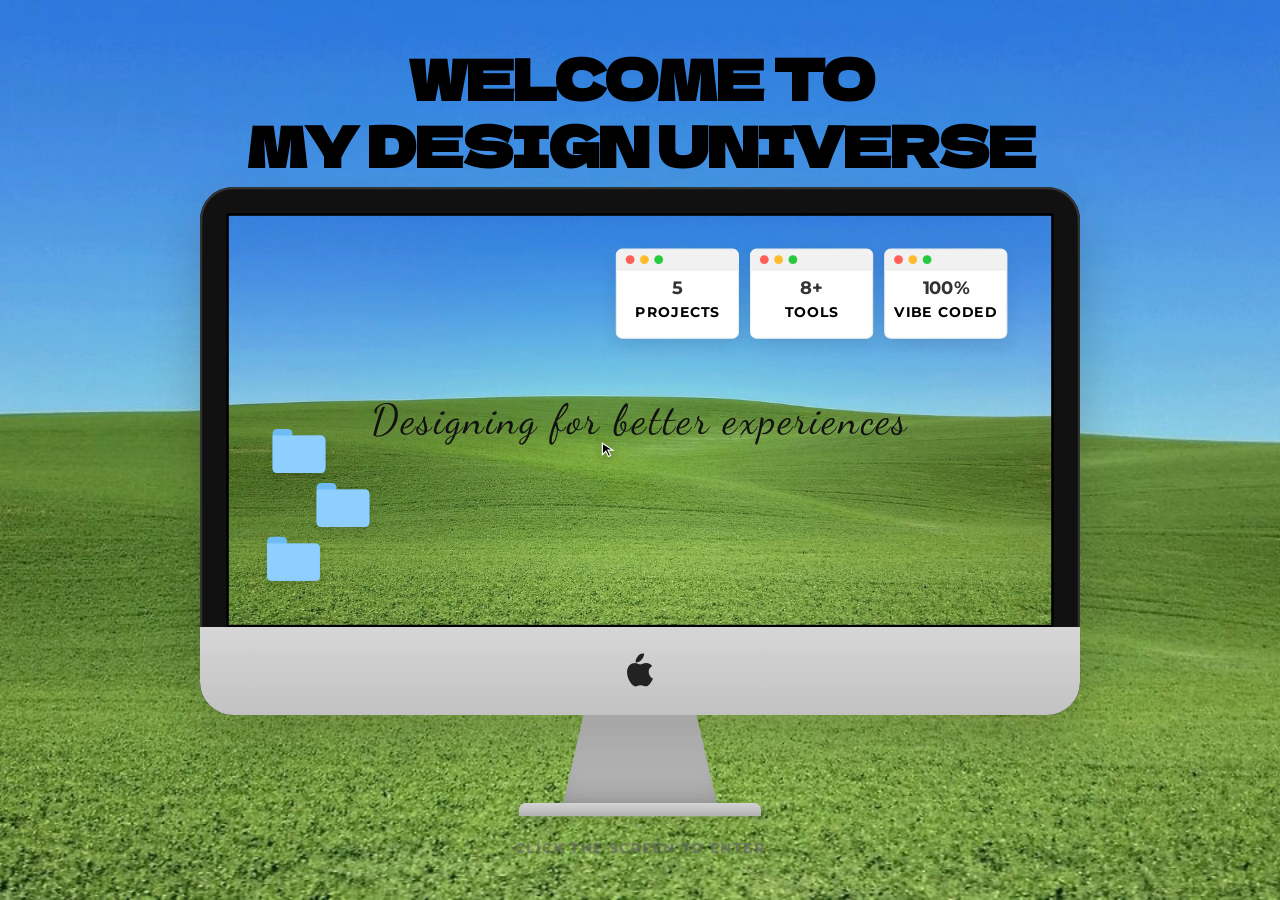
<file: index.html>
<!DOCTYPE html>
<html lang="ko">

<head>
    <meta charset="UTF-8">
    <meta name="viewport" content="width=device-width, initial-scale=1.0">
    <title>Portfolio</title>
    <meta name="description" content="Welcome page before portfolio">
    <link
        href="https://fonts.googleapis.com/css2?family=Dela+Gothic+One&family=Dancing+Script:wght@500&family=Montserrat:wght@700&display=swap"
        rel="stylesheet">

<body>
    <!-- Custom Cursor Badge -->
    <div id="custom-cursor" class="custom-cursor">
        <svg class="custom-cursor-arrow" width="18" height="18" viewBox="0 0 24 24">
            <path d="M4.5 3v15.3l4.7-4.7 3.5 7 2.8-1.4-3.5-7h6.6L4.5 3z" fill="#000000" stroke="#ffffff"
                stroke-width="1.5" />
        </svg>
        <span class="custom-cursor-text">Click</span>
    </div>

    <!-- Title -->
    <div class="title-section">
        <h1>WELCOME TO<br>MY DESIGN UNIVERSE</h1>
    </div>

    <!-- iMac Wrapper -->
    <div class="imac-wrapper">
        <div class="imac-frame">
            <!-- iMac Screen Area (Clickable to main.html) -->
            <div class="imac-screen" onclick="window.location.href='main.html'" title="">

                <!-- Cursive Text -->
                <div class="screen-text">Designing for better experiences</div>

                <!-- Folders -->
                <div class="desktop-folders">
                    <div class="folder-icon f-1"></div>
                    <div class="folder-icon f-2"></div>
                    <div class="folder-icon f-3"></div>
                </div>

                <!-- OS Windows -->
                <div class="desktop-windows">
                    <div class="os-window window-1">
                        <div class="os-header">
                            <div class="os-dot dot-red"></div>
                            <div class="os-dot dot-yel"></div>
                            <div class="os-dot dot-grn"></div>
                        </div>
                        <div class="os-body">
                            <div class="os-num">5</div>
                            <div class="os-label">PROJECTS</div>
                        </div>
                    </div>
                    <div class="os-window window-2">
                        <div class="os-header">
                            <div class="os-dot dot-red"></div>
                            <div class="os-dot dot-yel"></div>
                            <div class="os-dot dot-grn"></div>
                        </div>
                        <div class="os-body">
                            <div class="os-num">8+</div>
                            <div class="os-label">TOOLS</div>
                        </div>
                    </div>
                    <div class="os-window window-3">
                        <div class="os-header">
                            <div class="os-dot dot-red"></div>
                            <div class="os-dot dot-yel"></div>
                            <div class="os-dot dot-grn"></div>
                        </div>
                        <div class="os-body">
                            <div class="os-num">100%</div>
                            <div class="os-label">VIBE CODED</div>
                        </div>
                    </div>
                </div>
            </div>

            <!-- iMac Chin -->
            <div class="imac-chin">
                <div class="apple-logo"></div>
            </div>
        </div>

        <!-- iMac Stand -->
        <div class="imac-stand"></div>
        <div class="imac-stand-base"></div>
    </div>

    <!-- Enter Instruction -->
    <div class="enter-hint">Click the screen to enter</div>

</body>

<style>
    * {
        cursor: none !important;
    }

    @media (hover: none) and (pointer: coarse),
    (max-width: 768px) {
        * {
            cursor: auto !important;
        }

        .custom-cursor {
            display: none !important;
        }
    }

    body {
        margin: 0;
        padding: 0;
        background: url('img/imaccover.jpg') no-repeat center center;
        background-size: cover;
        display: flex;
        flex-direction: column;
        align-items: center;
        justify-content: center;
        min-height: 100vh;
        overflow-x: hidden;
        font-family: 'Montserrat', sans-serif;
    }

    /* Title Area */
    .title-section {
        text-align: center;
        margin-bottom: 10px;
    }

    .title-section h1 {
        font-family: 'Dela Gothic One', sans-serif;
        font-size: 56px;
        color: #000000;
        line-height: 1.2;
        margin: 0;
        letter-spacing: -0.02em;
        text-transform: uppercase;
    }

    /* iMac Wrapper (for scaling) */
    .imac-wrapper {
        display: flex;
        flex-direction: column;
        align-items: center;
        transform-origin: top center;
        transform: scale(1.1);
    }

    /* iMac Frame */
    .imac-frame {
        width: 800px;
        height: 480px;
        background: #111111;
        border-radius: 30px;
        padding: 24px 24px 80px 24px;
        /* thick borders and thick bottom chin */
        position: relative;
        box-shadow: 0 25px 50px rgba(0, 0, 0, 0.2), inset 0 0 0 2px #333;
        box-sizing: border-box;
    }

    /* Chin (Silver bottom) */
    .imac-chin {
        position: absolute;
        bottom: 0;
        left: 0;
        width: 100%;
        height: 80px;
        background: linear-gradient(to bottom, #d6d6d6, #c2c2c2);
        border-bottom-left-radius: 30px;
        border-bottom-right-radius: 30px;
        display: flex;
        align-items: center;
        justify-content: center;
    }

    /* Apple Logo */
    .apple-logo {
        width: 28px;
        height: 32px;
        background: url('data:image/svg+xml;utf8,<svg xmlns="http://www.w3.org/2000/svg" viewBox="0 0 384 512"><path fill="%23222" d="M318.7 268.7c-.2-36.7 16.4-64.4 50-84.8-18.8-26.9-47.2-41.7-84.7-44.6-35.5-2.8-74.3 20.7-88.5 20.7-15 0-49.4-19.7-76.4-19.7C63.3 141.2 4 184.8 4 273.5q0 39.3 14.4 81.2c12.8 36.7 59 126.7 107.2 125.2 25.2-.6 43-17.9 75.8-17.9 31.8 0 48.3 17.9 76.4 17.3 48.6-.8 90.4-86.8 102.7-111.4-40.3-24.6-61.9-63-61.8-99.2zm-101.4-180.1c22.7-27.6 37.6-61.3 33.6-96.6-29.3 1.2-66.2 19.8-89.8 47.9-19.9 23.3-37.1 58.7-32.3 92.8 33.2 2.6 66.8-17.2 88.5-44.1z"/></svg>') no-repeat center;
        background-size: contain;
    }

    /* iMac Stand */
    .imac-stand {
        width: 140px;
        height: 90px;
        background: linear-gradient(to bottom, #cccccc, #aaaaaa);
        clip-path: polygon(15% 0%, 85% 0%, 100% 100%, 0% 100%);
        margin-top: -10px;
        /* pull under the chin */
        position: relative;
        z-index: -1;
        box-shadow: inset 0 -5px 15px rgba(0, 0, 0, 0.1);
    }

    .imac-stand-base {
        width: 220px;
        height: 12px;
        background: linear-gradient(to bottom, #d4d4d4, #b0b0b0);
        border-radius: 6px 6px 0 0;
        box-shadow: 0 4px 10px rgba(0, 0, 0, 0.2);
    }

    /* Screen Display */
    .imac-screen {
        width: 100%;
        height: 100%;
        background: url('img/imaccover.jpg') no-repeat center center;
        background-size: cover;
        position: relative;
        overflow: hidden;
        border: 2px solid #000;
        box-sizing: border-box;
        cursor: pointer;
        /* Click to enter */
        transition: opacity 0.3s;
    }

    .imac-screen:hover {
        opacity: 0.95;
    }

    /* Screen Elements */
    .screen-text {
        position: absolute;
        top: 50%;
        left: 50%;
        transform: translate(-50%, -50%);
        font-family: 'Dancing Script', cursive;
        font-size: 38px;
        color: #111;
        white-space: nowrap;
        letter-spacing: 0.05em;
    }

    /* Weather Widget */
    .weather-widget {
        position: absolute;
        top: 20px;
        left: 20px;
        width: 130px;
        height: 130px;
        background: rgba(255, 255, 255, 0.3);
        backdrop-filter: blur(12px);
        border: 1px solid rgba(255, 255, 255, 0.6);
        border-radius: 18px;
        padding: 15px;
        color: #333;
        font-family: 'Montserrat', sans-serif;
        box-shadow: 0 8px 20px rgba(0, 0, 0, 0.2);
        display: flex;
        flex-direction: column;
        justify-content: space-between;
        box-sizing: border-box;
    }

    .weather-location {
        font-size: 10px;
        font-weight: 600;
    }

    .weather-temp {
        font-size: 34px;
        font-weight: 400;
        margin-top: -15px;
    }

    .weather-bottom {
        display: flex;
        flex-direction: column;
        gap: 2px;
    }

    .weather-icon {
        font-size: 14px;
    }

    .weather-desc {
        font-size: 9px;
        line-height: 1.2;
    }

    /* Folders on Desktop */
    .desktop-folders {
        position: absolute;
        left: 40px;
        top: 200px;
        display: flex;
        flex-direction: column;
        gap: 15px;
    }

    .f-1 {
        margin-left: 0;
    }

    .f-2 {
        margin-left: 40px;
    }

    .f-3 {
        margin-left: -5px;
    }

    .folder-icon {
        width: 48px;
        height: 34px;
        background: #6ebbf5;
        border-radius: 4px;
        position: relative;
        box-shadow: 0 4px 8px rgba(0, 0, 0, 0.1);
    }

    .folder-icon::before {
        content: '';
        position: absolute;
        top: -6px;
        left: 0;
        width: 18px;
        height: 10px;
        background: #6ebbf5;
        border-top-left-radius: 4px;
        border-top-right-radius: 4px;
    }

    .folder-icon::after {
        content: '';
        position: absolute;
        top: 0;
        left: 0;
        width: 100%;
        height: 100%;
        background: #8ecfff;
        border-radius: 4px;
        border-top-left-radius: 0;
    }

    /* OS Windows on Desktop */
    .desktop-windows {
        position: absolute;
        right: 40px;
        top: 30px;
        display: flex;
        flex-direction: row;
        gap: 10px;
    }

    .os-window {
        width: max-content;
        min-width: 110px;
        padding-bottom: 10px;
        height: 70px;
        background: #ffffff;
        border-radius: 6px;
        box-shadow: 0 5px 15px rgba(0, 0, 0, 0.1);
        border: 1px solid #eeeeee;
        display: flex;
        flex-direction: column;
    }

    .os-header {
        height: 18px;
        background: #f1f1f1;
        border-bottom: 1px solid #ddd;
        border-top-left-radius: 6px;
        border-top-right-radius: 6px;
        display: flex;
        align-items: center;
        padding: 0 8px;
        gap: 5px;
    }

    .os-dot {
        width: 8px;
        height: 8px;
        border-radius: 50%;
    }

    .dot-red {
        background: #ff5f56;
    }

    .dot-yel {
        background: #ffbd2e;
    }

    .dot-grn {
        background: #27c93f;
    }

    .os-body {
        flex: 1;
        display: flex;
        flex-direction: column;
        justify-content: center;
        align-items: center;
    }

    .os-num {
        font-size: 16px;
        font-weight: 700;
        color: #333;
        margin-bottom: 4px;
    }

    .os-label {
        font-size: 13px;
        font-weight: 700;
        color: #000;
        letter-spacing: 0.05em;
    }

    /* Enter Hint */
    .enter-hint {
        margin-top: 80px;
        font-size: 14px;
        color: #666;
        letter-spacing: 0.1em;
        text-transform: uppercase;
        font-weight: 700;
        opacity: 0.7;
        animation: pulse 2s infinite;
    }

    @keyframes pulse {
        0% {
            opacity: 0.5;
        }

        50% {
            opacity: 1;
        }

        100% {
            opacity: 0.5;
        }
    }

    /* Responsiveness */
    @media (max-width: 900px) {
        .imac-wrapper {
            transform: scale(0.7);
        }

        .title-section h1 {
            font-size: 42px;
        }
    }

    @media (max-width: 600px) {
        .imac-wrapper {
            transform: scale(0.45);
        }

        .title-section h1 {
            font-size: 32px;
        }
    }

    /* Widget Grid */
    .widget-grid {
        position: absolute;
        top: 0;
        left: 0;
        right: 0;
        bottom: 0;
        padding: 20px;
        display: grid;
        grid-template-areas:
            "apps p1 p2 files"
            "apps search search files"
            "tall personal personal quote";
        grid-template-columns: 1fr 0.8fr 0.8fr 1fr;
        grid-template-rows: 1fr 0.8fr 1fr;
        gap: 15px;
        z-index: 0;
        box-sizing: border-box;
        pointer-events: none;
        /* Let folders be clickable */
    }

    .widget {
        background: rgba(255, 255, 255, 0.4);
        backdrop-filter: blur(12px);
        border: 1px solid rgba(255, 255, 255, 0.6);
        border-radius: 16px;
        box-shadow: 0 4px 15px rgba(0, 0, 0, 0.05);
        display: flex;
        justify-content: center;
        align-items: center;
        color: #444;
        font-size: 14px;
        font-weight: 700;
        overflow: hidden;
        position: relative;
    }

    .w-apps {
        grid-area: apps;
        align-items: flex-start;
        padding-top: 15px;
    }

    .w-files {
        grid-area: files;
        align-items: flex-start;
        padding-top: 15px;
    }

    .w-personal {
        grid-area: personal;
        align-items: flex-start;
        padding-top: 15px;
    }

    .photo-widget {
        background: linear-gradient(135deg, rgba(200, 220, 200, 0.6), rgba(150, 180, 150, 0.6));
    }

    .w-p1 {
        grid-area: p1;
        background: url('https://images.unsplash.com/photo-1416879598555-221afebdbdb6?w=400&q=80') center/cover;
        border: none;
    }

    .w-p2 {
        grid-area: p2;
        background: url('https://images.unsplash.com/photo-1600040523091-628d6174bb04?w=400&q=80') center/cover;
        border: none;
    }

    .w-tall {
        grid-area: tall;
        background: url('https://images.unsplash.com/photo-1519681393784-d120267933ba?w=400&q=80') center/cover;
        border: none;
    }

    .w-search {
        grid-area: search;
        background: rgba(250, 248, 245, 0.95);
        display: flex;
        flex-direction: row;
        justify-content: space-between;
        align-items: center;
        padding: 15px 25px;
        border-radius: 20px;
    }

    .search-content {
        display: flex;
        flex-direction: column;
        gap: 8px;
    }

    .search-title {
        font-size: 13px;
        font-weight: 700;
        color: #555;
    }

    .color-dots {
        display: flex;
        gap: 8px;
    }

    .color-dots span {
        width: 14px;
        height: 14px;
        border-radius: 50%;
        display: inline-block;
    }

    .search-icon-circle {
        width: 32px;
        height: 32px;
        border-radius: 50%;
        background: #a47e62;
        display: flex;
        justify-content: center;
        align-items: center;
    }

    .w-quote {
        grid-area: quote;
        font-size: 11px;
        font-weight: 500;
        text-align: center;
        padding: 15px;
        font-style: italic;
        color: #333;
        line-height: 1.4;
    }

    /* --- Custom Cursor Badge --- */
    .custom-cursor {
        position: fixed;
        pointer-events: none;
        z-index: 1000000;
        display: flex;
        align-items: center;
        gap: 6px;
        opacity: 0;
        transform: scale(0.6);
        transform-origin: top left;
        transition: opacity 0.25s cubic-bezier(0.25, 0.8, 0.25, 1), transform 0.25s cubic-bezier(0.25, 0.8, 0.25, 1);
        margin-top: -1px;
        margin-left: -1px;
    }

    .custom-cursor.active {
        opacity: 1;
        transform: scale(1);
    }

    .custom-cursor-arrow {
        filter: drop-shadow(0 2px 4px rgba(0, 0, 0, 0.25));
        display: block;
    }

    .custom-cursor-text {
        background-color: #ffffff;
        color: #000000;
        font-family: 'Montserrat', sans-serif;
        font-size: 11px;
        font-weight: 700;
        letter-spacing: 0.05em;
        padding: 4px 10px 3px 10px;
        border-radius: 20px;
        box-shadow: 0 4px 12px rgba(0, 0, 0, 0.25);
        text-transform: uppercase;
        display: inline-block;
        line-height: 1;
        opacity: 0;
        transform: scale(0.8);
        transition: opacity 0.2s cubic-bezier(0.25, 0.8, 0.25, 1), transform 0.2s cubic-bezier(0.25, 0.8, 0.25, 1);
    }

    .custom-cursor.show-text .custom-cursor-text {
        opacity: 1;
        transform: scale(1);
    }
</style>

<script>
    document.addEventListener("DOMContentLoaded", () => {
        const cursor = document.getElementById("custom-cursor");
        const imacScreen = document.querySelector(".imac-screen");

        document.addEventListener("mousemove", (e) => {
            window.requestAnimationFrame(() => {
                cursor.style.left = `${e.clientX}px`;
                cursor.style.top = `${e.clientY}px`;
            });
        });

        document.addEventListener("mouseenter", () => cursor.classList.add("active"));
        document.addEventListener("mouseleave", () => cursor.classList.remove("active"));

        if (imacScreen) {
            imacScreen.addEventListener("mouseenter", () => cursor.classList.add("show-text"));
            imacScreen.addEventListener("mouseleave", () => cursor.classList.remove("show-text"));
        }

        cursor.classList.add("active");
    });
</script>

</html>
</file>
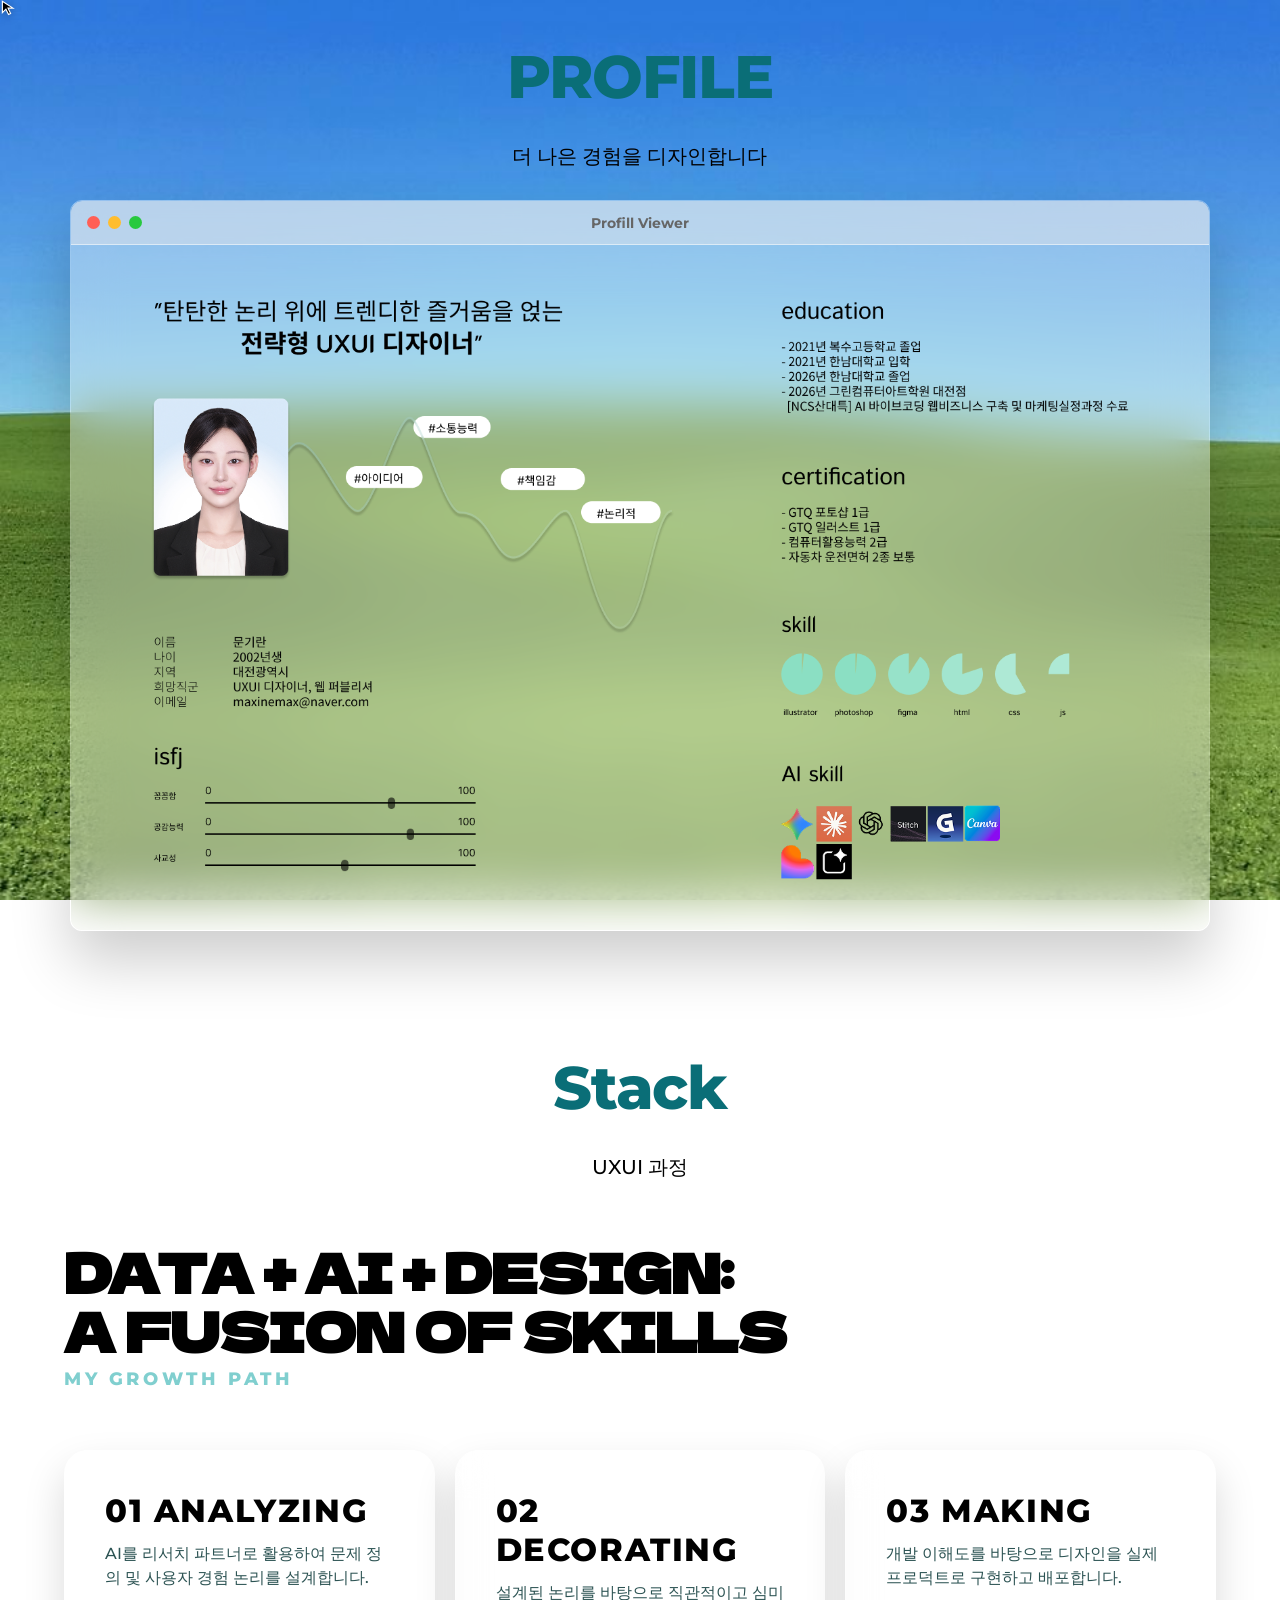
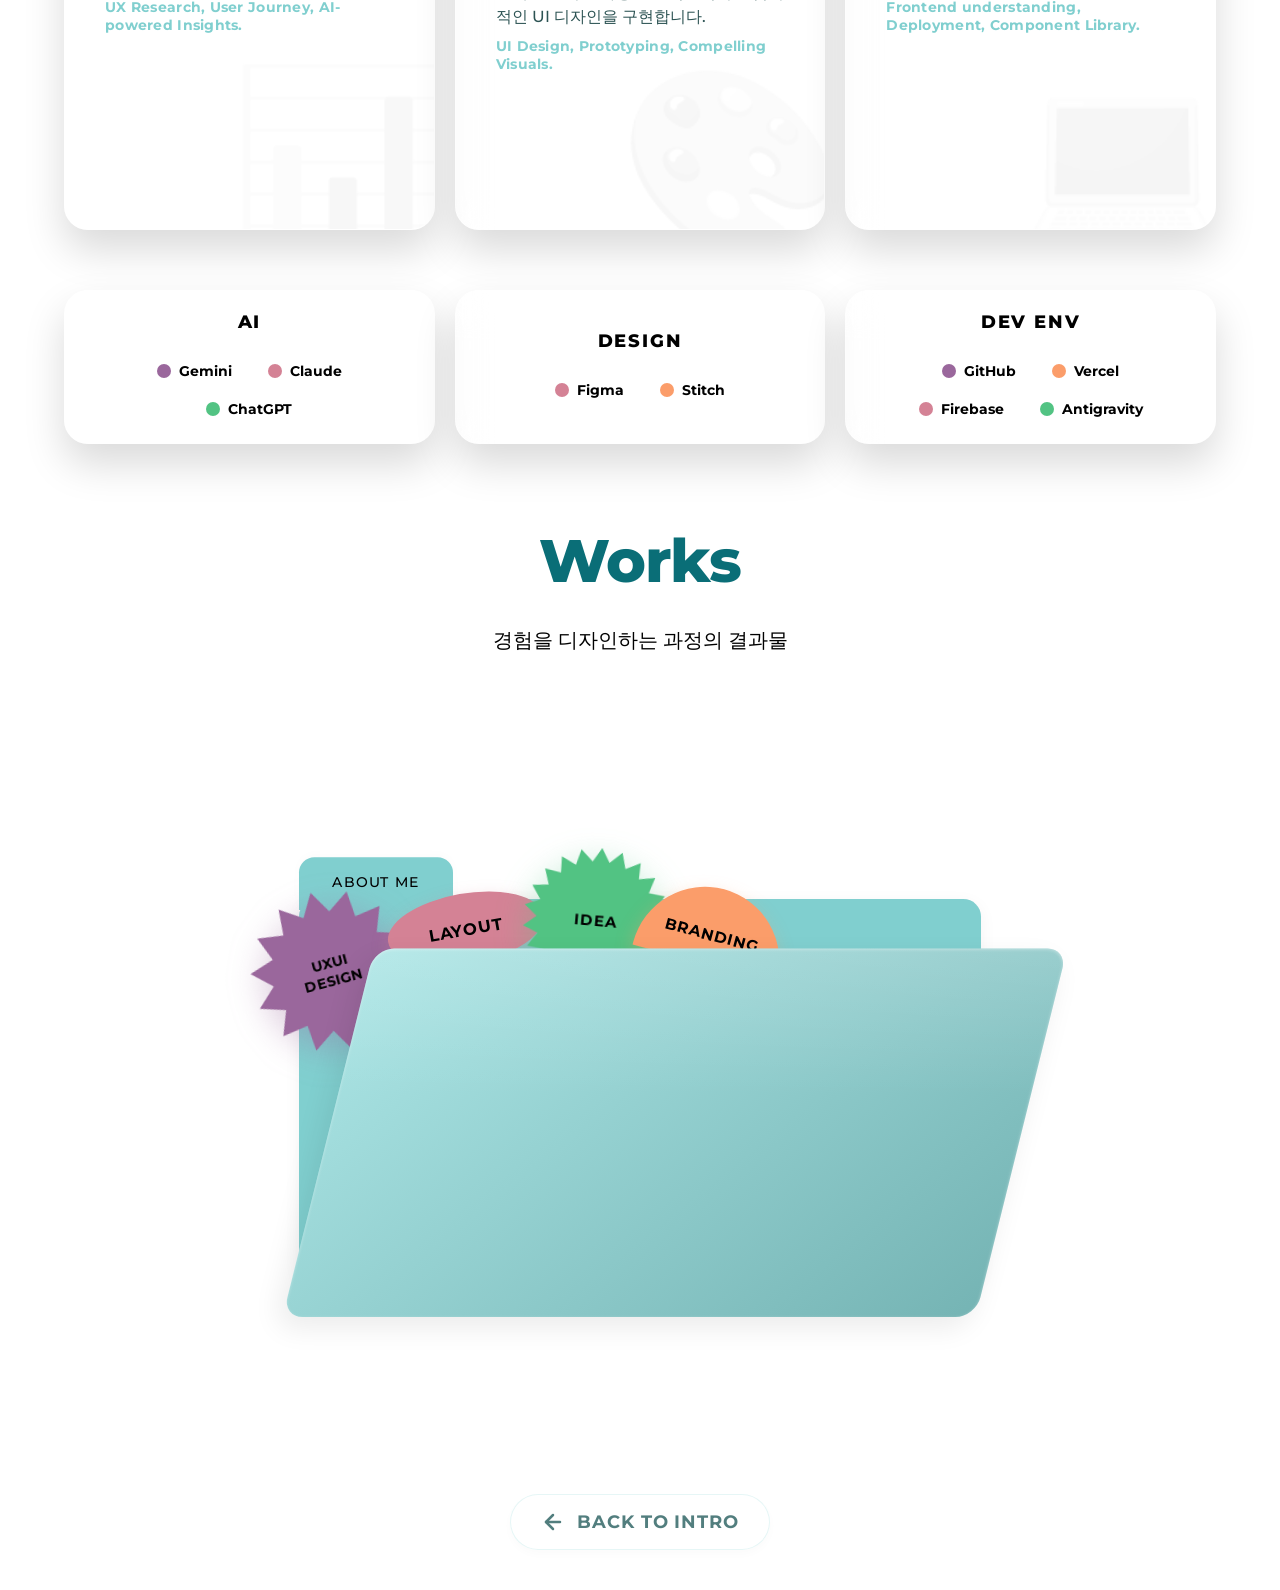
<file: main.html>
<!DOCTYPE html>
<html lang="ko">

<head>
    <meta charset="UTF-8">
    <meta name="viewport" content="width=device-width, initial-scale=1.0">
    <title>Portfolio - Landing Page</title>
    <meta name="description" content="포트폴리오 폴더 테마의 크리에이티브 랜딩 페이지">
    <link href="https://fonts.googleapis.com/css2?family=Dela+Gothic+One&display=swap" rel="stylesheet">
    <link rel="stylesheet" href="index.css">
</head>

<body>

    <!-- Custom Cursor Badge -->
    <div id="custom-cursor" class="custom-cursor">
        <svg class="custom-cursor-arrow" width="18" height="18" viewBox="0 0 24 24">
            <path d="M4.5 3v15.3l4.7-4.7 3.5 7 2.8-1.4-3.5-7h6.6L4.5 3z" fill="#000000" stroke="#ffffff"
                stroke-width="1.5" />
        </svg>
        <span class="custom-cursor-text">Click</span>
    </div>

    <div class="scroll-container">



        <!-- Section 2: Profile -->
        <section class="section-full section-profile">
            <header class="profile-header">
                <h2>PROFILE</h2>
                <p>더 나은 경험을 디자인합니다</p>
            </header>
            <div class="os-window">
                <div class="os-window-header">
                    <div class="os-dots">
                        <span class="dot close"></span>
                        <span class="dot minimize"></span>
                        <span class="dot maximize"></span>
                    </div>
                    <div class="os-title">Profill Viewer</div>
                </div>
                <div class="os-window-content">
                    <img src="img/profill.png" alt="Profile Details" class="profile-display-image">
                </div>
            </div>
        </section>

        <!-- Section 3: Stack (Redesign) -->
        <section class="section-full section-stack">
            <header class="profile-header">
                <h2>Stack</h2>
                <p>UXUI 과정</p>
            </header>
            <div class="stack-container">
                <!-- Top Left: Title -->
                <div class="stack-header">
                    <h2 class="stack-title">DATA + AI + DESIGN:<br>A FUSION OF SKILLS</h2>
                    <p class="stack-subtitle">MY GROWTH PATH</p>
                </div>

                <!-- Middle: Glassmorphism Process Cards -->
                <div class="process-cards">
                    <!-- Card 1 -->
                    <div class="process-card glass-card">
                        <div class="card-bg-icon">📊</div>
                        <div class="card-content">
                            <h3 class="card-step">01 ANALYZING</h3>
                            <p class="card-desc">AI를 리서치 파트너로 활용하여 문제 정의 및 사용자 경험 논리를 설계합니다.</p>
                            <p class="card-keywords">UX Research, User Journey, AI-powered Insights.</p>
                        </div>
                    </div>

                    <!-- Card 2 -->
                    <div class="process-card glass-card">
                        <div class="card-bg-icon">🎨</div>
                        <div class="card-content">
                            <h3 class="card-step">02 DECORATING</h3>
                            <p class="card-desc">설계된 논리를 바탕으로 직관적이고 심미적인 UI 디자인을 구현합니다.</p>
                            <p class="card-keywords">UI Design, Prototyping, Compelling Visuals.</p>
                        </div>
                    </div>

                    <!-- Card 3 -->
                    <div class="process-card glass-card">
                        <div class="card-bg-icon">💻</div>
                        <div class="card-content">
                            <h3 class="card-step">03 MAKING</h3>
                            <p class="card-desc">개발 이해도를 바탕으로 디자인을 실제 프로덕트로 구현하고 배포합니다.</p>
                            <p class="card-keywords">Frontend understanding, Deployment, Component Library.</p>
                        </div>
                    </div>
                </div>

                <!-- Bottom: Tech Stack Summary -->
                <div class="tech-summary">
                    <div class="summary-card glass-card">
                        <h4 class="summary-title">AI</h4>
                        <div class="summary-logos">
                            <span class="logo-item" style="padding: 4px 12px;"><span class="color-dot gemini"></span>
                                Gemini</span>
                            <span class="logo-item" style="padding: 4px 12px;"><span class="color-dot claude"></span>
                                Claude</span>
                            <span class="logo-item" style="padding: 4px 12px;"><span class="color-dot chatgpt"></span>
                                ChatGPT</span>
                        </div>
                    </div>
                    <div class="summary-card glass-card">
                        <h4 class="summary-title">DESIGN</h4>
                        <div class="summary-logos">
                            <span class="logo-item" style="padding: 4px 12px;"><span class="color-dot figma"></span>
                                Figma</span>
                            <span class="logo-item" style="padding: 4px 12px;"><span class="color-dot stitch"></span>
                                Stitch</span>
                        </div>
                    </div>
                    <div class="summary-card glass-card">
                        <h4 class="summary-title">DEV ENV</h4>
                        <div class="summary-logos">
                            <span class="logo-item border-only" style="padding: 4px 12px;"><span
                                    class="color-dot github"></span>
                                GitHub</span>
                            <span class="logo-item border-only" style="padding: 4px 12px;"><span
                                    class="color-dot vercel"></span>
                                Vercel</span>
                            <span class="logo-item border-only" style="padding: 4px 12px;"><span
                                    class="color-dot firebase"></span>
                                Firebase</span>
                            <span class="logo-item border-only" style="padding: 4px 12px;"><span
                                    class="color-dot antigravity"></span>
                                Antigravity</span>
                        </div>
                    </div>
                </div>
            </div>
        </section>

        <!-- Section 4: Works -->
        <section class="section-full section-works">
            <header class="profile-header">
                <h2>Works</h2>
                <p>경험을 디자인하는 과정의 결과물</p>
            </header>

            <div class="tools-folder-content">
                <div class="folder-floating-container">
                    <!-- Existing Folder Wrapper -->
                    <div class="folder-wrapper">

                        <!-- Folder Back Flap -->
                        <div class="folder-back">
                            <!-- Tab: ABOUT ME -->
                            <div class="tab-about-me" id="tab-about-me">
                                <span>ABOUT ME</span>
                            </div>
                        </div>

                        <!-- Folder Inserts (File Icons/Tabs) -->
                        <div class="folder-inserts">

                            <!-- Insert 1: UXUI DESIGN (Purple Starburst) -->
                            <a href="subpage.html" class="insert-uxui" id="insert-uxui" title="UX/UI Design Portfolio">
                                <div class="starburst-container">
                                    <svg width="100%" height="100%" viewBox="0 0 160 160">
                                        <polygon id="starburst-uxui" points="" fill="#9a679c" />
                                    </svg>
                                    <div class="insert-text">
                                        UXUI<br>DESIGN
                                    </div>
                                </div>
                            </a>

                            <!-- Insert 2: LAYOUT (Pink Oval) -->
                            <a href="subpage.html" class="insert-layout" id="insert-layout"
                                title="Layout Design Portfolio">
                                <div class="oval-shape">
                                    <span>LAYOUT</span>
                                </div>
                            </a>

                            <!-- Insert 3: IDEA (Green Starburst) -->
                            <a href="subpage.html" class="insert-idea" id="insert-idea"
                                title="Idea & Strategy Portfolio">
                                <div class="starburst-container">
                                    <svg width="100%" height="100%" viewBox="0 0 160 160">
                                        <polygon id="starburst-idea" points="" fill="#52c383" />
                                    </svg>
                                    <div class="insert-text">
                                        IDEA
                                    </div>
                                </div>
                            </a>

                            <!-- Insert 4: BRANDING (Orange Dome) -->
                            <a href="subpage.html" class="insert-branding" id="insert-branding"
                                title="Branding Portfolio">
                                <div class="dome-shape">
                                    <span>BRANDING</span>
                                </div>
                            </a>

                        </div>

                        <!-- Folder Front Flap -->
                        <a href="subpage.html" class="folder-front" id="folder-front" title="">
                        </a>



                    </div>
                </div>
            </div> <!-- End tools-folder-content -->

            <!-- Back Button -->
            <a href="index.html" class="back-btn">
                <svg width="16" height="16" viewBox="0 0 24 24" fill="none" stroke="currentColor" stroke-width="2.5"
                    stroke-linecap="round" stroke-linejoin="round">
                    <line x1="19" y1="12" x2="5" y2="12" />
                    <polyline points="12 19 5 12 12 5" />
                </svg>
                Back to Intro
            </a>

        </section>
    </div>

    <script>
        document.addEventListener("DOMContentLoaded", () => {
            // Helper function to dynamically calculate and generate spiky starburst polygons
            const makeStarburst = (elementId, spikes, outerRadius, innerRadius) => {
                const el = document.getElementById(elementId);
                if (!el) return;

                const center = 80; // Center coordinate of 160x160 viewBox
                const points = [];

                for (let i = 0; i < spikes * 2; i++) {
                    // Subtract Math.PI / 2 to start the drawing from the top center
                    const angle = (i * Math.PI) / spikes - Math.PI / 2;
                    const r = (i % 2 === 0) ? outerRadius : innerRadius;
                    const x = center + r * Math.cos(angle);
                    const y = center + r * Math.sin(angle);
                    points.push(`${x.toFixed(1)},${y.toFixed(1)}`);
                }

                el.setAttribute("points", points.join(" "));
            };

            // Generate the spiky shapes matching the user's reference image
            makeStarburst("starburst-uxui", 14, 76, 56);
            makeStarburst("starburst-idea", 22, 76, 62);

            // Custom floating cursor badge tracking globally
            const cursor = document.getElementById("custom-cursor");
            const frontFlap = document.querySelector(".folder-front");

            document.addEventListener("mousemove", (e) => {
                // Using requestAnimationFrame for high-performance screen refresh rate alignment
                window.requestAnimationFrame(() => {
                    cursor.style.left = `${e.clientX}px`;
                    cursor.style.top = `${e.clientY}px`;
                });
            });

            // Show cursor when mouse enters the viewport
            document.addEventListener("mouseenter", () => {
                cursor.classList.add("active");
            });

            // Hide cursor when mouse leaves the viewport
            document.addEventListener("mouseleave", () => {
                cursor.classList.remove("active");
            });

            // Show cursor text only when hovering over the front flap
            if (frontFlap) {
                frontFlap.addEventListener("mouseenter", () => {
                    cursor.classList.add("show-text");
                });
                frontFlap.addEventListener("mouseleave", () => {
                    cursor.classList.remove("show-text");
                });
            }

            // Show by default if mouse is already in the viewport
            cursor.classList.add("active");
        });
    </script>

</body>

</html>
</file>
<file: index.css>
@import url('https://fonts.googleapis.com/css2?family=Montserrat:wght@500;700;800&display=swap');

:root {
  --bg-color: #000000;
  --folder-back-color: #80cfcf;
  --folder-front-start: #abe5e5;
  --folder-front-end: #75b4b4;
  --about-me-color: #80cfcf;
  --uxui-color: #9a679c;
  --layout-color: #d48295;
  --idea-color: #52c383;
  --branding-color: #fb9d6a;

  --font-sans: 'Montserrat', sans-serif;
}

* {
  box-sizing: border-box;
  margin: 0;
  padding: 0;
  cursor: none !important;
  /* Hide browser cursor globally */
}

@media (hover: none) and (pointer: coarse), (max-width: 768px) {
  * {
    cursor: auto !important;
  }
  .custom-cursor {
    display: none !important;
  }
}

body {
  background: url('img/imaccover.jpg') no-repeat center center fixed;
  background-size: cover;
  min-height: 100vh;
  margin: 0;
  font-family: var(--font-sans);
  overflow-x: hidden;
  /* Allow vertical scrolling */
  overflow-y: auto;
}

/* Common Section Layout */
.scroll-container {
  width: 100%;
}

.section-full {
  width: 100%;
  min-height: 100vh;
  display: flex;
  flex-direction: column;
  justify-content: center;
  align-items: center;
  position: relative;
}

/* SECTION 1: Welcome */
.section-welcome {
  justify-content: flex-start;
  padding-top: 22vh;
  align-items: flex-start;
  padding-left: 5%;
  position: relative;
}

.welcome-stats {
  position: absolute;
  top: 15vh;
  right: 20%;
  display: flex;
  flex-direction: column;
}

.stat-card.os-style {
  background: #ffffff;
  border-radius: 12px;
  box-shadow: 0 20px 40px rgba(0, 0, 0, 0.2);
  display: flex;
  flex-direction: column;
  overflow: hidden;
  border: 1px solid rgba(0, 0, 0, 0.1);
  padding: 0;
  min-width: 260px;
  opacity: 0;
  animation: fadeInDown 0.8s cubic-bezier(0.25, 0.8, 0.25, 1) forwards;
}

#stat1 {
  align-self: flex-start;
  margin-left: -80px;
  z-index: 1;
}

#stat2 {
  align-self: flex-end;
  margin-top: -30px;
  margin-right: -120px;
  z-index: 2;
  animation-delay: 0.1s;
}

#stat3 {
  align-self: flex-start;
  margin-top: -40px;
  margin-left: -50px;
  z-index: 3;
  animation-delay: 0.2s;
}

.stat-card.os-style .os-window-header {
  height: 28px;
  padding: 0 12px;
  background: #f1f1f1;
  border-bottom: 1px solid #e1e1e1;
  display: flex;
  align-items: center;
}

.stat-card.os-style .os-dots {
  display: flex;
  gap: 6px;
}

.stat-card.os-style .os-dots .dot {
  width: 10px;
  height: 10px;
  border-radius: 50%;
}

.stat-card.os-style .dot.close {
  background: #ff5f56;
}

.stat-card.os-style .dot.minimize {
  background: #ffbd2e;
}

.stat-card.os-style .dot.maximize {
  background: #27c93f;
}

.stat-content {
  padding: 40px 50px;
  display: flex;
  flex-direction: column;
  align-items: center;
  justify-content: center;
  background: #ffffff;
}

.stat-number {
  font-size: 56px;
  font-weight: 800;
  color: #000000;
  margin-bottom: 8px;
}

.stat-label {
  font-size: 24px;
  font-weight: 700;
  color: #333333;
  text-transform: uppercase;
  letter-spacing: 0.05em;
}

.welcome-text-container {
  color: #000000;
  text-align: left;
  animation: fadeInLeft 0.8s cubic-bezier(0.25, 0.8, 0.25, 1) forwards;
}

.welcome-title {
  font-family: 'Quicksand', sans-serif;
  font-size: 72px;
  font-weight: 900;
  line-height: 1.2;
  letter-spacing: -0.01em;
  margin-bottom: 16px;
}

.welcome-subtitle {
  font-size: 20px;
  font-weight: 600;
  margin-bottom: 0;
}

.scroll-indicator {
  position: absolute;
  bottom: 15%;
  left: 50%;
  transform: translateX(-50%);
  display: flex;
  align-items: center;
  gap: 36px;
  color: #000000;
  font-weight: 700;
  font-size: 42px;
  letter-spacing: 0.05em;
  opacity: 0;
  animation: fadeInUp 0.8s cubic-bezier(0.25, 0.8, 0.25, 1) 0.8s forwards;
}

.mouse-icon {
  width: 60px;
  height: 96px;
  border: 6px solid #ffffff;
  border-radius: 36px;
  position: relative;
  display: flex;
  justify-content: center;
}

.wheel {
  width: 12px;
  height: 24px;
  background: #ffffff;
  border-radius: 6px;
  margin-top: 12px;
  animation: scrollWheel 2s infinite ease-in-out;
}

@keyframes scrollWheel {
  0% {
    transform: translateY(0);
    opacity: 1;
  }

  50% {
    transform: translateY(24px);
    opacity: 0;
  }

  51% {
    transform: translateY(-12px);
    opacity: 0;
  }

  100% {
    transform: translateY(0);
    opacity: 1;
  }
}

@keyframes fadeInDown {
  from {
    opacity: 0;
    transform: translateY(-20px);
  }

  to {
    opacity: 1;
    transform: translateY(0);
  }
}

@keyframes fadeInUp {
  from {
    opacity: 0;
    transform: translateY(20px) translateX(-50%);
  }

  to {
    opacity: 1;
    transform: translateY(0) translateX(-50%);
  }
}

/* SECTION 2: Profile */
.section-profile {
  padding: 40px 20px;
}

.profile-header {
  text-align: center;
  margin-bottom: 30px;
}

.profile-header h2 {
  font-size: 60px;
  font-weight: 800;
  color: #0a6e77;
  letter-spacing: -0.02em;
  margin: 0 0 30px 0;
}

.profile-header p {
  font-size: 20px;
  color: #000000;
  font-weight: 500;
  margin: 0;
}

/* OS Window Frame */
.os-window {
  width: auto;
  height: auto;
  max-width: 95vw;
  max-height: 85vh;
  background: transparent;
  border-radius: 12px;
  box-shadow: 0 30px 60px rgba(0, 0, 0, 0.2);
  display: inline-flex;
  flex-direction: column;
  overflow: hidden;
  border: 1px solid rgba(255, 255, 255, 0.4);
}

.os-window-header {
  height: 44px;
  background: rgba(241, 241, 241, 0.65);
  backdrop-filter: blur(15px);
  -webkit-backdrop-filter: blur(15px);
  display: flex;
  align-items: center;
  padding: 0 16px;
  border-bottom: 1px solid rgba(255, 255, 255, 0.5);
  position: relative;
}

.os-dots {
  display: flex;
  gap: 8px;
}

.os-dots .dot {
  width: 13px;
  height: 13px;
  border-radius: 50%;
}

.dot.close {
  background: #ff5f56;
}

.dot.minimize {
  background: #ffbd2e;
}

.dot.maximize {
  background: #27c93f;
}

.os-title {
  position: absolute;
  left: 50%;
  transform: translateX(-50%);
  font-size: 14px;
  font-weight: 700;
  color: #666;
}

.os-window-content {
  display: flex;
  justify-content: center;
  align-items: center;
  width: auto;
  height: auto;
  overflow: hidden;
  background: rgba(255, 255, 255, 0.35);
  backdrop-filter: blur(25px);
  -webkit-backdrop-filter: blur(25px);
  padding: 50px 80px;
}

.profile-display-image {
  max-height: 65vh;
  width: auto;
  max-width: 100%;
  display: block;
  object-fit: contain;
}

/* SECTION 3: Tools & Folder */
.section-tools-folder {
  flex-direction: column;
  justify-content: center;
  align-items: center;
  padding: 40px 5%;
}

.tools-folder-content {
  display: flex;
  flex-direction: row;
  justify-content: center;
  align-items: center;
  gap: 100px;
  width: 100%;
  margin-top: 150px;
}

.tools-panel {
  display: flex;
  flex-direction: column;
  gap: 40px;
}

.tools-header-badge {
  background: rgba(255, 255, 255, 0.4);
  padding: 12px 24px;
  border-radius: 30px;
  font-weight: 800;
  color: #000000;
  width: fit-content;
  font-size: 22px;
  letter-spacing: 0.05em;
  box-shadow: 0 6px 15px rgba(0, 0, 0, 0.1);
}

.tools-category h3 {
  color: #000000;
  font-size: 20px;
  font-weight: 800;
  margin-bottom: 16px;
  letter-spacing: 0.05em;
}

.badge-group {
  display: flex;
  gap: 16px;
  flex-wrap: wrap;
}

.tool-badge {
  background: rgba(255, 255, 255, 0.9);
  padding: 12px 24px;
  border-radius: 30px;
  font-size: 20px;
  font-weight: 700;
  color: #333;
  display: flex;
  align-items: center;
  gap: 12px;
  box-shadow: 0 6px 20px rgba(0, 0, 0, 0.05);
}

.color-dot {
  width: 14px;
  height: 14px;
  border-radius: 50%;
  background: #80cfcf;
}

.color-dot.figma { background: #d48295; }
.color-dot.stitch { background: #fb9d6a; }
.color-dot.gemini { background: #9a679c; }
.color-dot.claude { background: #d48295; }
.color-dot.chatgpt { background: #52c383; }
.color-dot.github { background: #9a679c; }
.color-dot.vercel { background: #fb9d6a; }
.color-dot.firebase { background: #d48295; }
.color-dot.antigravity { background: #52c383; }

.bottom-badges {
  margin-top: 30px;
}

.tool-badge.border-only {
  background: rgba(255, 255, 255, 0.1);
  border: 2px solid rgba(255, 255, 255, 0.6);
  color: #000000;
  box-shadow: none;
}

/* Slide in animation */
@keyframes fadeInLeft {
  from {
    opacity: 0;
    transform: translateX(-30px);
  }

  to {
    opacity: 1;
    transform: translateX(0);
  }
}

@media (max-width: 768px) {
  /* Prevent horizontal overflow strictly */
  body, html {
    overflow-x: hidden;
    width: 100vw;
    max-width: 100%;
  }

  /* SECTION 1 */
  .section-welcome {
    padding-top: 12vh;
    padding-left: 0;
    align-items: center;
    justify-content: flex-start;
  }

  .welcome-text-container {
    text-align: center;
    width: 100%;
    padding: 0 20px;
    margin-bottom: 30px;
    position: static;
    z-index: 10;
    order: -1; /* Move text above stats */
  }

  .welcome-title {
    font-size: 36px;
    margin-bottom: 12px;
    line-height: 1.2;
  }

  .welcome-subtitle {
    font-size: 15px;
  }

  .welcome-stats {
    position: static;
    display: flex;
    flex-direction: row;
    flex-wrap: wrap;
    justify-content: center;
    align-items: center;
    gap: 10px;
    width: 100%;
    max-width: 100vw;
    padding: 0 10px;
    transform: none; /* No scaling, use raw sizes */
  }

  .stat-card.os-style {
    min-width: 140px; /* smaller for mobile */
    flex: 1 1 45%; /* Two per row */
  }

  #stat1, #stat2, #stat3 {
    position: static;
    margin: 0 !important;
    align-self: stretch !important;
  }

  .stat-card.os-style .stat-number {
    font-size: 32px;
  }
  .stat-card.os-style .stat-label {
    font-size: 14px;
  }

  .scroll-indicator {
    bottom: 2%;
    transform: translateX(-50%) scale(0.6);
  }

  /* SECTION 2 */
  .section-profile {
    padding: 60px 15px;
  }

  .profile-header h2 {
    font-size: 32px;
  }

  .profile-header p {
    font-size: 15px;
  }

  .os-window {
    max-width: 100%;
  }

  .os-window-content {
    padding: 15px 10px;
  }

  .profile-display-image {
    max-height: 40vh;
  }

  /* SECTION 3 */
  .section-tools-folder {
    padding: 40px 15px 120px 15px; /* Added extra bottom padding so background extends */
    width: 100vw;
  }

  .tools-folder-content {
    flex-direction: column;
    gap: 40px;
    margin-top: 20px;
    width: 100%;
  }

  .tools-panel {
    align-items: center;
    text-align: center;
    width: 100%;
  }

  .badge-group {
    justify-content: center;
    flex-wrap: wrap;
  }

  .folder-wrapper {
    transform: scale(0.48) !important;
    transform-origin: top center;
    /* Negative margins allow the 680px box to center properly in a small screen without clamping to the left edge */
    margin-left: -200px;
    margin-right: -200px;
    margin-bottom: -180px; 
  }

  .portfolio-label {
    font-size: 56px; 
    bottom: -100px;
  }
}

/* Folder Wrapper */
.folder-wrapper {
  position: relative;
  /* Removed right: 15vw because it is now properly placed in a flex layout */
  width: 680px;
  height: 460px;
  user-select: none;
  transform: scale(1.1);
  transform-origin: center center;
  transition: transform 0.5s cubic-bezier(0.25, 0.8, 0.25, 1);
}

.folder-wrapper:hover {
  transform: scale(1.1) translateY(-45px);
}

/* Folder Back Flap */
.folder-back {
  position: absolute;
  bottom: 30px;
  left: 30px;
  width: 620px;
  height: 350px;
  background-color: var(--folder-back-color);
  border-radius: 16px;
  box-shadow: 0 4px 15px rgba(0, 0, 0, 0.05);
  z-index: 1;
  transition: box-shadow 0.5s cubic-bezier(0.25, 0.8, 0.25, 1);
}

.folder-wrapper:hover .folder-back {
  box-shadow: 0 10px 25px rgba(0, 0, 0, 0.08);
}

/* Tab: ABOUT ME */
.tab-about-me {
  position: absolute;
  top: -38px;
  left: 0;
  width: 140px;
  height: 48px;
  background-color: var(--folder-back-color);
  border-top-left-radius: 14px;
  border-top-right-radius: 14px;
  display: flex;
  align-items: center;
  justify-content: center;
  text-decoration: none;
  cursor: default;
  transition: all 0.3s cubic-bezier(0.25, 0.8, 0.25, 1);
  box-shadow: 0 -2px 10px rgba(0, 0, 0, 0.02);
}

.tab-about-me span {
  font-family: var(--font-sans);
  font-weight: 500;
  font-size: 13px;
  color: #000000;
  letter-spacing: 0.05em;
  padding-bottom: 5px;
  /* Offset because the bottom of tab is merged */
}



/* Folder Inserts (File Icons/Tabs) Container */
.folder-inserts {
  position: absolute;
  top: 0;
  left: 30px;
  width: 620px;
  height: 350px;
  z-index: 2;
  pointer-events: none;
  /* Let clicks pass to children */
}

/* Base style for inserts */
.folder-inserts a {
  position: absolute;
  display: inline-block;
  text-decoration: none;
  pointer-events: auto;
  /* Re-enable clicks */
  transition: all 0.35s cubic-bezier(0.34, 1.56, 0.64, 1);
}

/* --- Insert 1: UXUI DESIGN (Purple Starburst) --- */
.insert-uxui {
  left: -48px;
  top: 68px;
  transform: rotate(-15deg);
  transform-origin: center center;
}

.insert-uxui .starburst-container {
  position: relative;
  width: 155px;
  height: 155px;
  filter: drop-shadow(0 8px 15px rgba(154, 103, 156, 0.35));
}

.insert-uxui .insert-text {
  position: absolute;
  top: 50%;
  left: 50%;
  transform: translate(-50%, -50%);
  color: #000000;
  font-family: var(--font-sans);
  font-weight: 700;
  font-size: 13px;
  line-height: 1.25;
  text-align: center;
  letter-spacing: 0.02em;
  white-space: nowrap;
}

/* Hover for UXUI Design */
.insert-uxui:hover {
  transform: translateY(-25px) rotate(-18deg) scale(1.05);
  z-index: 10;
}

.insert-uxui:hover .starburst-container {
  filter: drop-shadow(0 12px 25px rgba(154, 103, 156, 0.5));
}


/* --- Insert 2: LAYOUT (Pink Oval) --- */
.insert-layout {
  left: 80px;
  top: 75px;
  transform: rotate(-10deg);
  transform-origin: center center;
}

.insert-layout .oval-shape {
  width: 143px;
  height: 64px;
  background-color: var(--layout-color);
  border-radius: 50%;
  display: flex;
  align-items: center;
  justify-content: center;
  box-shadow: 0 6px 15px rgba(212, 130, 149, 0.35);
  transition: box-shadow 0.3s ease;
}

.insert-layout .oval-shape span {
  color: #000000;
  font-family: var(--font-sans);
  font-weight: 700;
  font-size: 15px;
  letter-spacing: 0.05em;
}

/* Hover for LAYOUT */
.insert-layout:hover {
  transform: translateY(-28px) rotate(-12deg) scale(1.05);
  z-index: 10;
}

.insert-layout:hover .oval-shape {
  box-shadow: 0 12px 25px rgba(212, 130, 149, 0.5);
}


/* --- Insert 3: IDEA (Green Starburst) --- */
.insert-idea {
  left: 200px;
  top: 30px;
  transform: rotate(5deg);
  transform-origin: center center;
}

.insert-idea .starburst-container {
  position: relative;
  width: 140px;
  height: 140px;
  filter: drop-shadow(0 8px 15px rgba(82, 195, 131, 0.35));
}

.insert-idea .insert-text {
  position: absolute;
  top: 50%;
  left: 50%;
  transform: translate(-50%, -55%);
  color: #000000;
  font-family: var(--font-sans);
  font-weight: 700;
  font-size: 14px;
  letter-spacing: 0.05em;
  text-align: center;
}

/* Hover for IDEA */
.insert-idea:hover {
  transform: translateY(-25px) rotate(2deg) scale(1.05);
  z-index: 10;
}

.insert-idea:hover .starburst-container {
  filter: drop-shadow(0 12px 25px rgba(82, 195, 131, 0.5));
}


/* --- Insert 4: BRANDING (Orange Dome) --- */
.insert-branding {
  left: 310px;
  top: 70px;
  transform: rotate(15deg);
  transform-origin: center center;
}

.insert-branding .dome-shape {
  width: 135px;
  height: 70px;
  background-color: var(--branding-color);
  border-top-left-radius: 70px;
  border-top-right-radius: 70px;
  display: flex;
  align-items: center;
  justify-content: center;
  box-shadow: 0 6px 15px rgba(251, 157, 106, 0.35);
  transition: box-shadow 0.3s ease;
  padding-top: 15px;
  /* Offset text down slightly */
}

.insert-branding .dome-shape span {
  color: #000000;
  font-family: var(--font-sans);
  font-weight: 700;
  font-size: 14px;
  letter-spacing: 0.05em;
}

/* Hover for BRANDING */
.insert-branding:hover {
  transform: translateY(-28px) rotate(12deg) scale(1.05);
  z-index: 10;
}

.insert-branding:hover .dome-shape {
  box-shadow: 0 12px 25px rgba(251, 157, 106, 0.5);
}


/* Folder Front Flap */
.folder-front {
  position: absolute;
  bottom: 0;
  left: 15px;
  width: 630px;
  height: 335px;
  background: linear-gradient(135deg, var(--folder-front-start) 0%, var(--folder-front-end) 100%);
  border-radius: 18px;
  transform: skewX(-14deg);
  transform-origin: bottom left;
  box-shadow:
    -5px 10px 25px rgba(0, 0, 0, 0.08),
    0 1px 3px rgba(255, 255, 255, 0.4) inset;
  z-index: 3;
  overflow: hidden;
  display: flex;
  justify-content: center;
  align-items: center;
  transition: box-shadow 0.5s cubic-bezier(0.25, 0.8, 0.25, 1);
  text-decoration: none;
}

.folder-wrapper:hover .folder-front {
  box-shadow:
    -8px 18px 35px rgba(0, 0, 0, 0.12),
    0 1px 3px rgba(255, 255, 255, 0.4) inset;
}

/* Front Flap Glassy Highlight Reflection */
.folder-front::before {
  content: '';
  position: absolute;
  top: 0;
  left: 0;
  right: 0;
  height: 40%;
  background: linear-gradient(to bottom, rgba(255, 255, 255, 0.15) 0%, rgba(255, 255, 255, 0) 100%);
  pointer-events: none;
}

/* Label placed below the folder */
.portfolio-label {
  position: absolute;
  bottom: -70px;
  width: 100%;
  text-align: center;
  font-family: var(--font-sans);
  font-size: 32px;
  font-weight: 800;
  color: #000000;
  pointer-events: none;
  letter-spacing: 0.05em;
}

.logo-image {
  width: 380px;
  max-width: 85%;
  height: auto;
  object-fit: contain;
  display: block;
  user-select: none;
  -webkit-user-drag: none;
}

/* --- Custom Cursor Badge --- */
.custom-cursor {
  position: fixed;
  pointer-events: none;
  /* Let clicks pass straight through */
  z-index: 1000000;
  /* Raised to overlay everything */
  display: flex;
  align-items: center;
  gap: 6px;
  opacity: 0;
  transform: scale(0.6);
  transform-origin: top left;
  transition: opacity 0.25s cubic-bezier(0.25, 0.8, 0.25, 1), transform 0.25s cubic-bezier(0.25, 0.8, 0.25, 1);
  /* Align top-left of SVG pointer with actual mouse coordinate */
  margin-top: -1px;
  margin-left: -1px;
}

.custom-cursor.active {
  opacity: 1;
  transform: scale(1);
}

.custom-cursor-arrow {
  filter: drop-shadow(0 2px 4px rgba(0, 0, 0, 0.25));
  display: block;
}

.custom-cursor-text {
  background-color: #ffffff;
  color: #000000;
  font-family: var(--font-sans);
  font-size: 11px;
  font-weight: 700;
  letter-spacing: 0.05em;
  padding: 4px 10px 3px 10px;
  border-radius: 20px;
  box-shadow: 0 4px 12px rgba(0, 0, 0, 0.25);
  text-transform: uppercase;
  display: inline-block;
  line-height: 1;
  opacity: 0;
  transform: scale(0.8);
  transition: opacity 0.2s cubic-bezier(0.25, 0.8, 0.25, 1), transform 0.2s cubic-bezier(0.25, 0.8, 0.25, 1);
}

.custom-cursor.show-text .custom-cursor-text {
  opacity: 1;
  transform: scale(1);
}

/* SECTION 3: Stack (Redesign) */
.section-stack {
  display: flex;
  justify-content: center;
  align-items: center;
  padding: 80px 5%;
  min-height: 100vh;
  position: relative;
  overflow: hidden;
}

.stack-container {
  width: 100%;
  max-width: 1200px;
  display: flex;
  flex-direction: column;
  gap: 40px;
  margin-top: 30px;
}

/* Header */
.stack-header {
  text-align: left;
  margin-bottom: 20px;
}

.stack-header h2:not(.stack-title) {
  font-size: 60px;
  font-weight: 800;
  color: #0a6e77;
  letter-spacing: -0.02em;
  margin-bottom: 8px;
}

.stack-title {
  font-family: 'Dela Gothic One', sans-serif;
  font-size: 54px;
  line-height: 1.1;
  color: #000000;
  margin-bottom: 8px;
  letter-spacing: -0.01em;
}

.stack-subtitle {
  font-size: 18px;
  font-weight: 800;
  color: #80cfcf;
  letter-spacing: 0.2em;
}

/* Glassmorphism Common */
.glass-card {
  background: rgba(255, 255, 255, 0.1);
  backdrop-filter: blur(20px);
  -webkit-backdrop-filter: blur(20px);
  border: 1px solid rgba(255, 255, 255, 0.3);
  border-radius: 24px;
  box-shadow: 0 20px 40px rgba(0, 0, 0, 0.15), inset 0 0 0 1px rgba(255,255,255,0.1);
  position: relative;
  overflow: hidden;
  transition: transform 0.3s ease, box-shadow 0.3s ease;
}

.glass-card:hover {
  transform: translateY(-5px);
  box-shadow: 0 30px 60px rgba(0, 0, 0, 0.2), inset 0 0 0 1px rgba(255,255,255,0.2);
}

/* Process Cards */
.process-cards {
  display: flex;
  flex-direction: row;
  gap: 20px;
}

.process-card {
  flex: 1;
  display: flex;
  flex-direction: column;
  padding: 40px;
  min-height: 380px;
  justify-content: flex-start;
  align-items: flex-start;
}

.card-bg-icon {
  position: absolute;
  right: -20px;
  bottom: -40px;
  font-size: 180px;
  opacity: 0.05;
  pointer-events: none;
  filter: grayscale(100%);
}

.card-content {
  flex: 1;
  z-index: 1;
  display: flex;
  flex-direction: column;
  justify-content: flex-start;
}

.card-step {
  font-family: 'Montserrat', sans-serif;
  font-size: 32px;
  font-weight: 800;
  color: #000000;
  margin-bottom: 12px;
  letter-spacing: 0.05em;
}

.card-desc {
  font-size: 16px;
  color: #2c5353;
  margin-bottom: 8px;
  font-weight: 500;
  line-height: 1.5;
}

.card-keywords {
  font-size: 14px;
  color: #80cfcf;
  font-weight: 700;
  margin-bottom: 24px;
  letter-spacing: 0.02em;
}

.card-logos {
  display: flex;
  gap: 12px;
  flex-wrap: wrap;
  margin-top: auto;
}

.logo-item {
  display: flex;
  align-items: center;
  gap: 8px;
  background: rgba(255, 255, 255, 0.15);
  padding: 8px 16px;
  border-radius: 20px;
  font-size: 14px;
  font-weight: 700;
  color: #000000;
  border: 1px solid rgba(255, 255, 255, 0.2);
}

.logo-item.border-only {
  background: transparent;
  border: 1px solid rgba(255, 255, 255, 0.5);
}

/* Tech Summary */
.tech-summary {
  display: flex;
  justify-content: center;
  gap: 20px;
  margin-top: 20px;
}

.summary-card {
  flex: 1;
  padding: 20px 30px;
  display: flex;
  flex-direction: column;
  align-items: center;
  justify-content: center;
  gap: 12px;
}

.summary-title {
  font-size: 18px;
  color: #000000;
  letter-spacing: 0.1em;
  font-weight: 800;
  margin-bottom: 12px;
}

.summary-logos {
  display: flex;
  gap: 10px;
  align-items: center;
  flex-wrap: wrap;
  justify-content: center;
}

/* Mobile Responsiveness for Section Stack */
@media (max-width: 768px) {
  .stack-title {
    font-size: 36px;
  }
  
  .process-cards {
    flex-direction: column;
  }
  
  .process-card {
    padding: 30px 20px;
    min-height: auto;
  }
  
  .card-bg-icon {
    font-size: 120px;
    right: -10px;
    bottom: -10px;
  }
  
  .card-step {
    font-size: 24px;
  }
  
  .card-desc {
    font-size: 15px;
  }
  
  .tech-summary {
    flex-direction: column;
  }
}

/* Back Button */
.back-btn {
  display: inline-flex;
  align-items: center;
  gap: 12px;
  text-decoration: none;
  color: #527e7e;
  font-weight: 700;
  font-size: 18px;
  letter-spacing: 0.05em;
  text-transform: uppercase;
  padding: 15px 30px;
  border-radius: 45px;
  background: rgba(255, 255, 255, 0.6);
  border: 1px solid rgba(128, 207, 207, 0.2);
  transition: all 0.3s cubic-bezier(0.25, 0.8, 0.25, 1);
  box-shadow: 0 4px 10px rgba(0, 0, 0, 0.02);
  z-index: 10;
  margin-top: 200px;
  margin-bottom: 40px;
}

.back-btn svg {
  width: 24px;
  height: 24px;
}

.back-btn:hover {
  background: #ffffff;
  color: #2c5353;
  transform: translateY(-3px);
  box-shadow: 0 8px 15px rgba(128, 207, 207, 0.2);
  border-color: rgba(128, 207, 207, 0.4);
}

/* Bobbing/Floating Animation for Folder Inserts */
@keyframes bobbing {
  0% {
    transform: translateY(0);
  }
  50% {
    transform: translateY(-10px);
  }
  100% {
    transform: translateY(0);
  }
}

.insert-uxui .starburst-container {
  animation: bobbing 2.4s ease-in-out infinite;
}

.insert-layout .oval-shape {
  animation: bobbing 2.8s ease-in-out infinite 0.2s;
}

.insert-idea .starburst-container {
  animation: bobbing 2.6s ease-in-out infinite 0.4s;
}

.insert-branding .dome-shape {
  animation: bobbing 3s ease-in-out infinite 0.6s;
}

/* Continuous Bobbing Animation for the Entire Folder Container */
@keyframes folderBobbing {
  0% {
    transform: translateY(0);
  }
  50% {
    transform: translateY(-12px);
  }
  100% {
    transform: translateY(0);
  }
}

.folder-floating-container {
  display: flex;
  justify-content: center;
  align-items: center;
  animation: folderBobbing 6s ease-in-out infinite;
  width: fit-content;
  margin: 0 auto;
}
</file>
